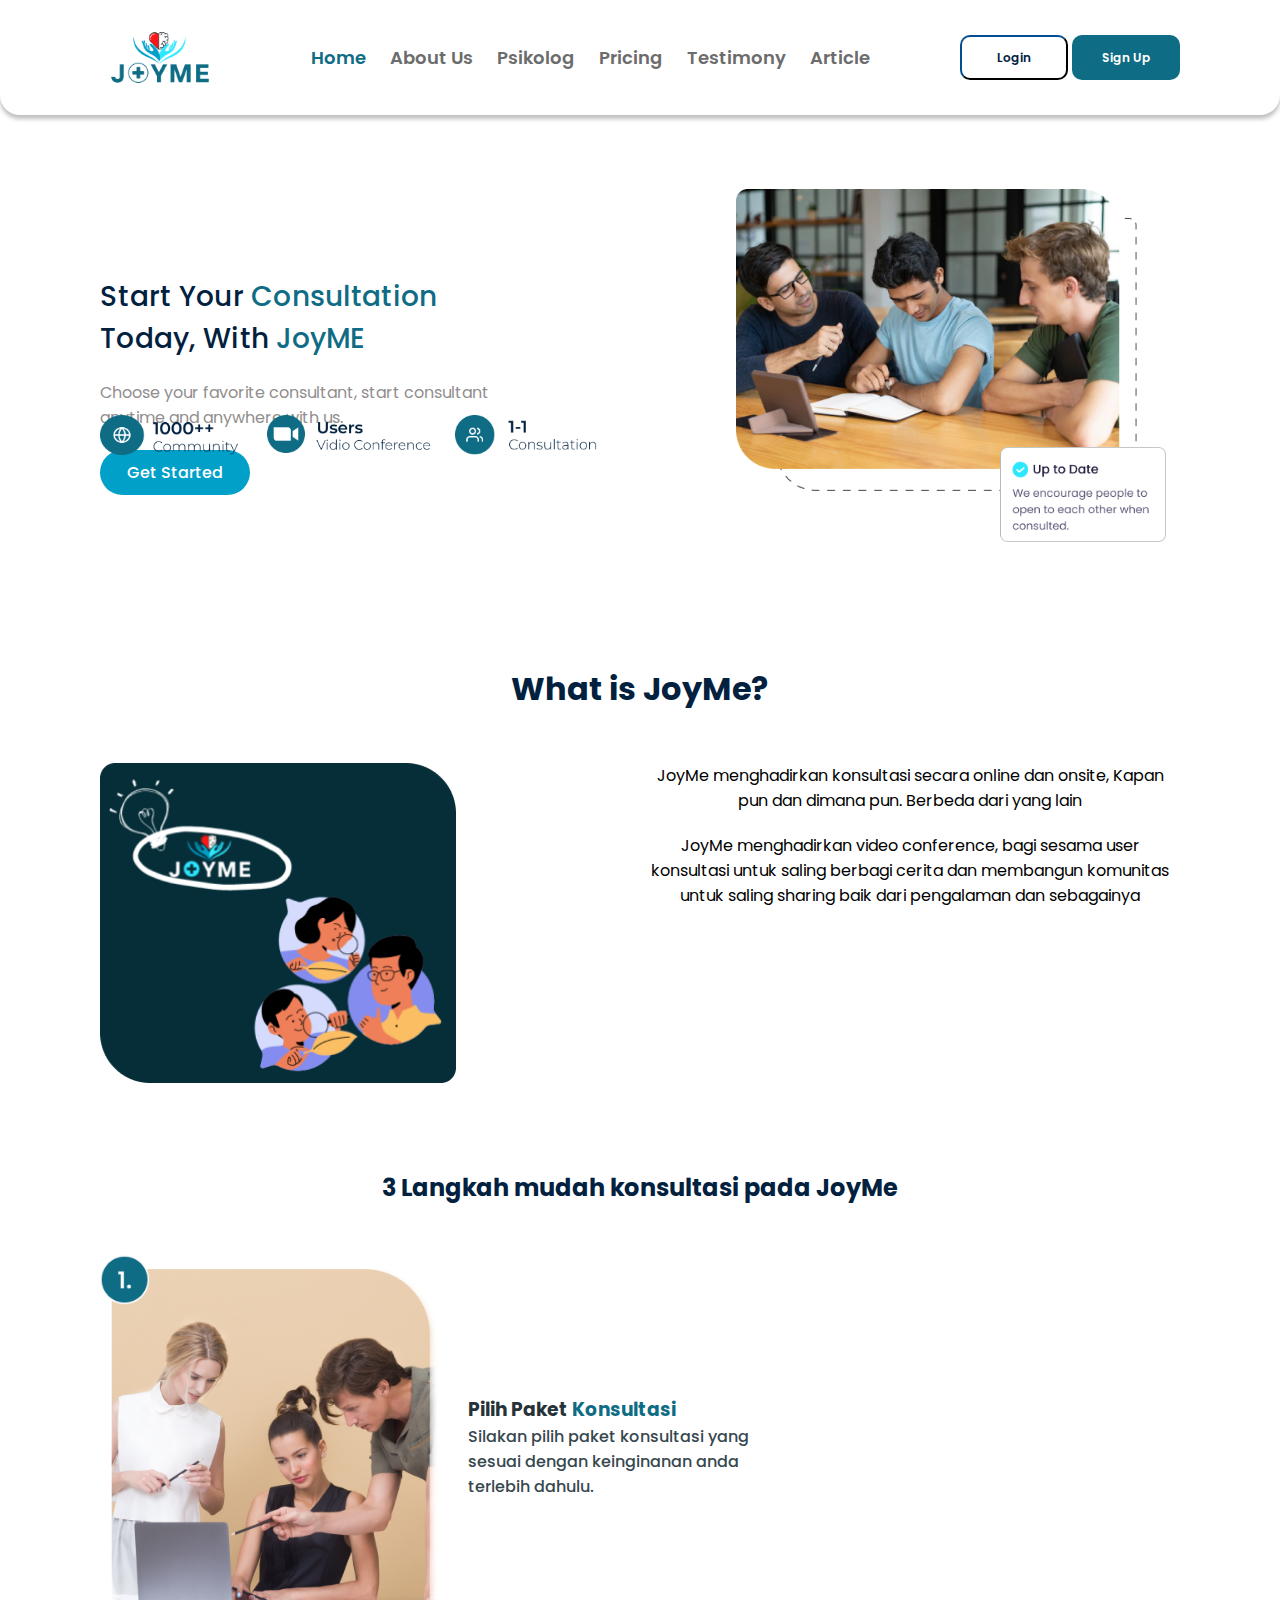
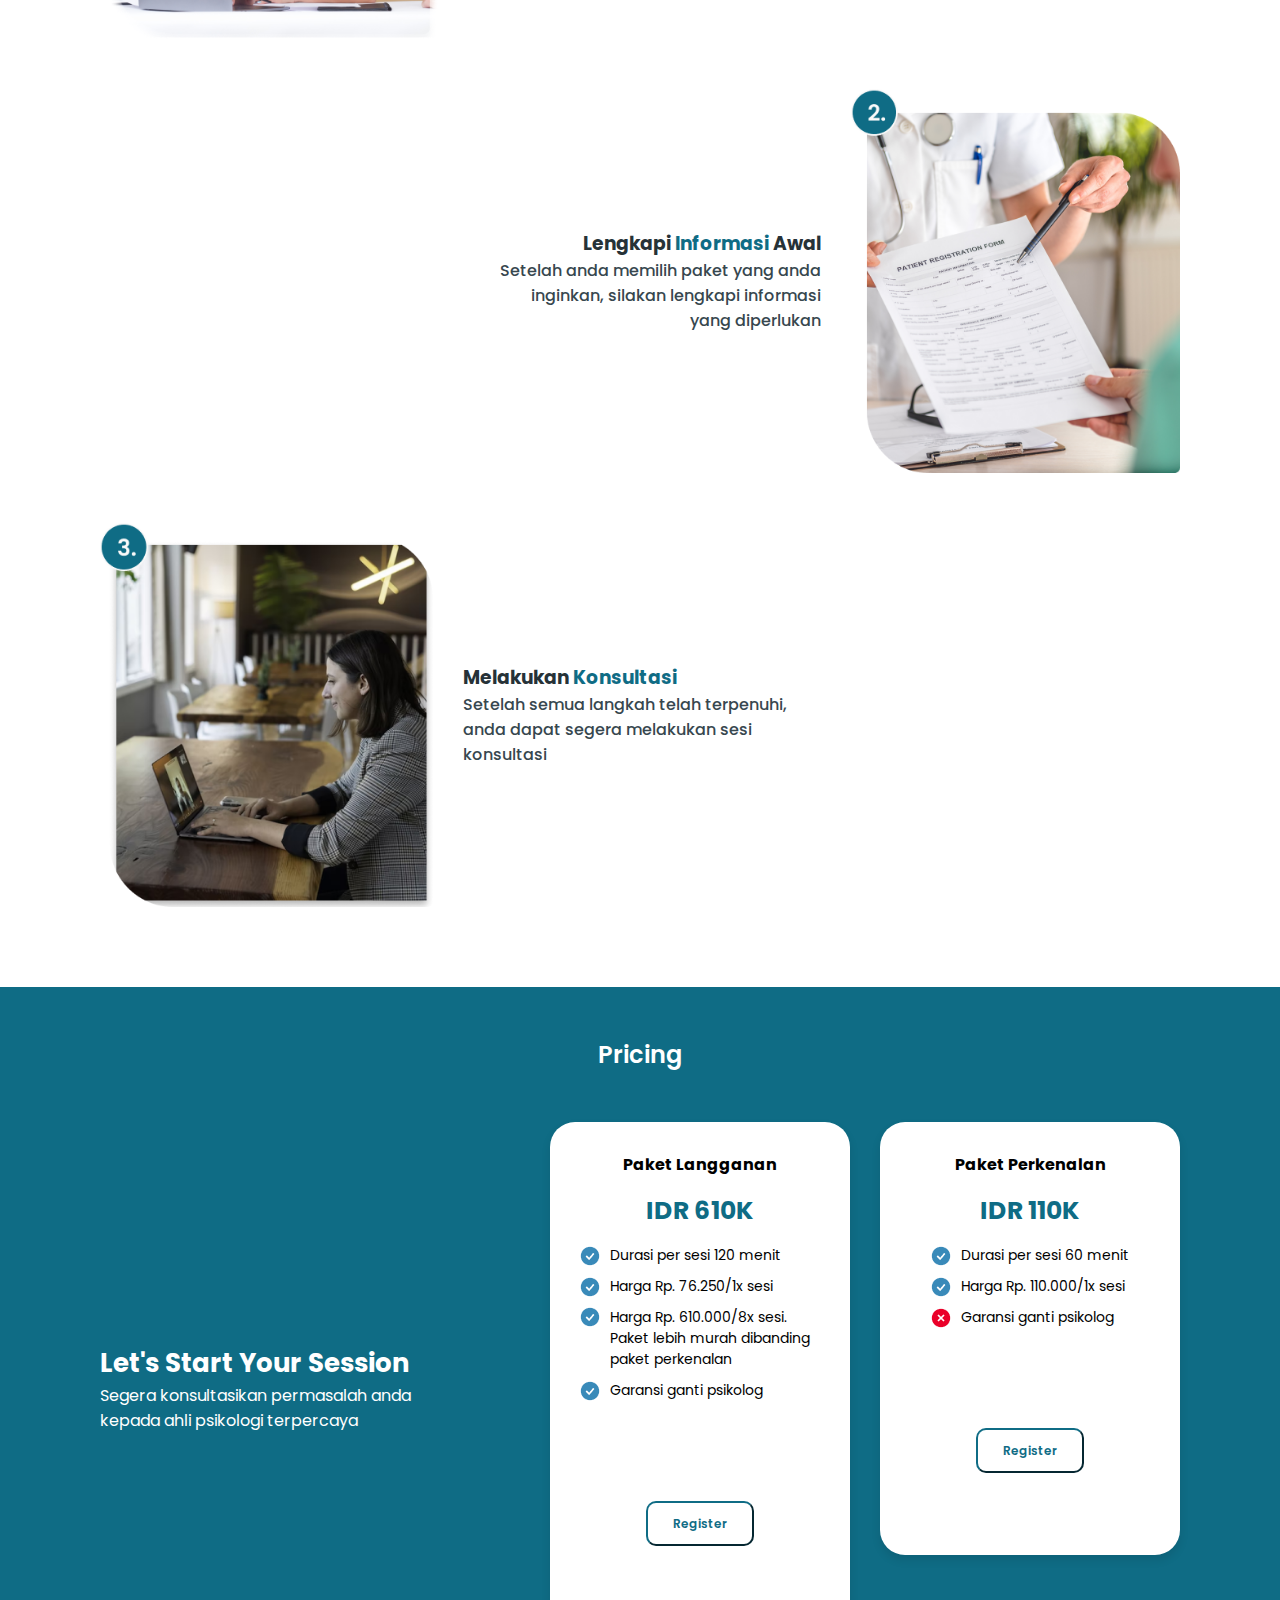
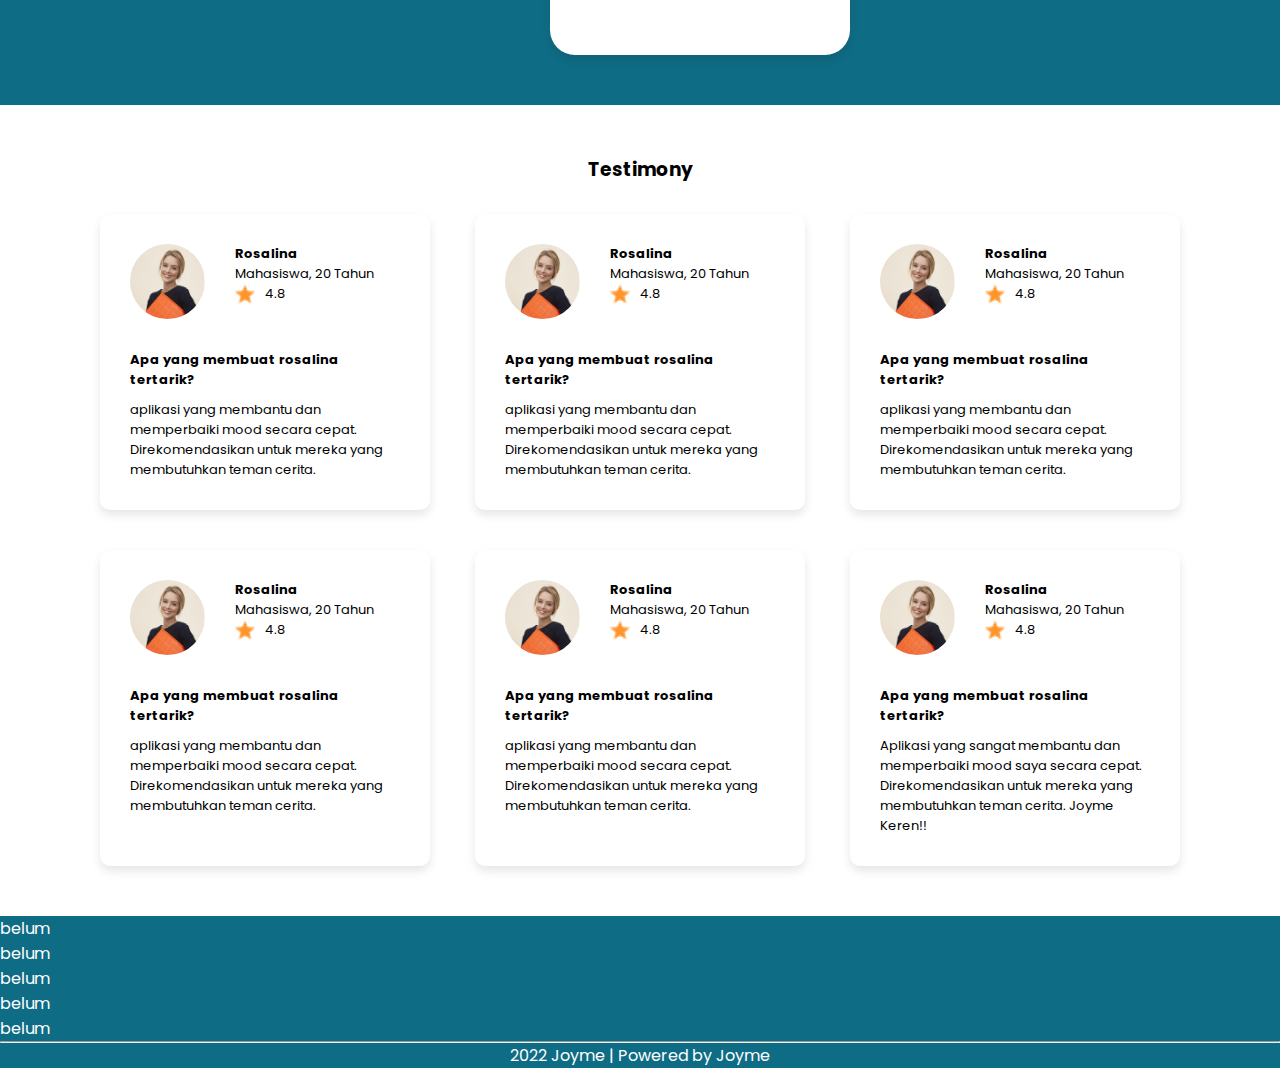
<file: index.html>
<!DOCTYPE html>
<html lang="en">
  <head>
    <meta charset="UTF-8" />
    <meta http-equiv="X-UA-Compatible" content="IE=edge" />
    <meta name="viewport" content="width=device-width, initial-scale=1.0" />
    <link rel="stylesheet" href="assets/style.css" />
    <link rel="preconnect" href="https://fonts.googleapis.com" />
    <link rel="preconnect" href="https://fonts.gstatic.com" crossorigin />
    <!-- <link
      href="https://fonts.googleapis.com/css2?family=Poppins:ital,wght@0,100;0,300;0,400;0,500;0,600;0,700;1,400&display=swap"
      rel="stylesheet"
    /> -->
    <title>JoyMe</title>
  </head>

  <body>
    <header class="navbar">
      <img class="logo" src="assets/img/Logo.png" alt="JoyMe" />
      <nav>
        <ul>
          <li><a href="#home" style="color: #0f6c85">Home</a></li>
          <li><a href="#about-us">About Us</a></li>
          <li><a href="#psikolog">Psikolog</a></li>
          <li><a href="#pricing">Pricing</a></li>
          <li><a href="#testimony">Testimony</a></li>
          <li><a href="#article">Article</a></li>
        </ul>
      </nav>
      <div class="button">
        <button class="login">Login</button>
        <button class="sign-up">Sign Up</button>
      </div>
    </header>
    <main>
      <section class="home-main">
        <div class="home-headline">
          <div class="home-desc">
            <div class="headline-text">
              <h1>Start Your <span>Consultation</span></h1>
              <h1>Today, With <span>JoyME</span></h1>
            </div>

            <p>
              Choose your favorite consultant, start consultant anytime and
              anywhere with us.
            </p>
            <button>Get Started</button>
          </div>
          <div class="home-service" style="margin-top: -100px">
            <img src="/assets/img/community.png" alt="Community" />
            <img src="/assets/img/video.png" alt="Video Consultation" />
            <img src="/assets/img/consultation.png" alt="Consultation" />
          </div>
        </div>
        <div class="home-image">
          <img src="/assets/img/home-image.png" alt="Image-home" />
        </div>
      </section>
      <section class="about-us">
        <div class="about-desc">
          <h1>What is JoyMe?</h1>
          <div class="about-desc-content">
            <div class="about-image">
              <img src="/assets/img/joyme-desc.png" alt="JoyMe" />
            </div>

            <div class="description">
              <p>
                JoyMe menghadirkan konsultasi secara online dan onsite, Kapan
                pun dan dimana pun. Berbeda dari yang lain
              </p>
              <p>
                JoyMe menghadirkan video conference, bagi sesama user konsultasi
                untuk saling berbagi cerita dan membangun komunitas untuk saling
                sharing baik dari pengalaman dan sebagainya
              </p>
            </div>
          </div>
        </div>
      </section>

      <section class="step">
        <h2>3 Langkah mudah konsultasi pada JoyMe</h2>
        <div class="about-step">
          <div class="step1">
            <img src="/assets/img/step1.png" alt="Pilih Paket Konsultasi" />
            <div class="step1-desc">
              <h3>Pilih Paket <span>Konsultasi</span></h3>
              <p>
                Silakan pilih paket konsultasi yang sesuai dengan keinginanan
                anda terlebih dahulu.
              </p>
            </div>
          </div>
          <div class="step2">
            <div class="step2-desc">
              <h3>Lengkapi <span>Informasi</span> Awal</h3>
              <p>
                Setelah anda memilih paket yang anda inginkan, silakan lengkapi
                informasi yang diperlukan
              </p>
            </div>
            <img src="/assets/img/step2.png" alt="Pilih Paket Konsultasi" />
          </div>
          <div class="step3">
            <img src="/assets/img/step3.png" alt="Pilih Paket Konsultasi" />
            <div class="step3-desc">
              <h3>Melakukan <span>Konsultasi</span></h3>
              <p>
                Setelah semua langkah telah terpenuhi, anda dapat segera
                melakukan sesi konsultasi
              </p>
            </div>
          </div>
        </div>
      </section>

      <section class="pricing">
        <h2>Pricing</h2>

        <div class="pricing-content">
          <div class="pricing-desc">
            <h3>Let's Start Your Session</h3>
            <p>
              Segera konsultasikan permasalah anda kepada ahli psikologi
              terpercaya
            </p>
          </div>

          <div class="card-content">
            <div class="card-pricing1">
              <h4>Paket Langganan</h4>
              <h3>IDR 610K</h3>
              <div class="list-item">
                <div class="list-card">
                  <img src="/assets/img/check-icon.png" alt="icon" />
                  <p>Durasi per sesi 120 menit</p>
                </div>
                <div class="list-card">
                  <img src="/assets/img/check-icon.png" alt="icon" />
                  <p>Harga Rp. 76.250/1x sesi</p>
                </div>
                <div class="list-card-harga">
                  <img src="/assets/img/check-icon.png" alt="icon" />
                  <p>
                    Harga Rp. 610.000/8x sesi. Paket lebih murah dibanding paket
                    perkenalan
                  </p>
                </div>
                <div class="list-card">
                  <img src="/assets/img/check-icon.png" alt="icon" />
                  <p>Garansi ganti psikolog</p>
                </div>
              </div>
              <button>Register</button>
            </div>
            <div class="card-pricing2">
              <h4>Paket Perkenalan</h4>
              <h3>IDR 110K</h3>
              <div class="list-item">
                <div class="list-card">
                  <img src="/assets/img/check-icon.png" alt="icon" />
                  <p>Durasi per sesi 60 menit</p>
                </div>
                <div class="list-card">
                  <img src="/assets/img/check-icon.png" alt="icon" />
                  <p>Harga Rp. 110.000/1x sesi</p>
                </div>
                <div class="list-card">
                  <img src="/assets/img/x-icon.png" alt="icon" />
                  <p>Garansi ganti psikolog</p>
                </div>
              </div>
              <button>Register</button>
            </div>
          </div>
        </div>
      </section>
      <section class="testimony">
        <h3>Testimony</h3>
        <div class="testimony1">
          <div class="card-testimony">
            <div class="profile">
              <div class="pp">
                <img src="/assets/img/rosalina.png" alt="Rosalina" class="pp" />
              </div>

              <div class="biodata">
                <h4>Rosalina</h4>
                <p>Mahasiswa, 20 Tahun</p>
                <div class="rating">
                  <img src="/assets/img/star.png" alt="rate" />
                  <p>4.8</p>
                </div>
              </div>
            </div>
            <div class="testimony-desc">
              <h4>Apa yang membuat rosalina tertarik?</h4>
              <p>
                aplikasi yang membantu dan memperbaiki mood secara cepat.
                Direkomendasikan untuk mereka yang membutuhkan teman cerita.
              </p>
            </div>
          </div>
          <div class="card-testimony">
            <div class="profile">
              <div class="pp">
                <img src="/assets/img/rosalina.png" alt="Rosalina" class="pp" />
              </div>

              <div class="biodata">
                <h4>Rosalina</h4>
                <p>Mahasiswa, 20 Tahun</p>
                <div class="rating">
                  <img src="/assets/img/star.png" alt="rate" />
                  <p>4.8</p>
                </div>
              </div>
            </div>
            <div class="testimony-desc">
              <h4>Apa yang membuat rosalina tertarik?</h4>
              <p>
                aplikasi yang membantu dan memperbaiki mood secara cepat.
                Direkomendasikan untuk mereka yang membutuhkan teman cerita.
              </p>
            </div>
          </div>
          <div class="card-testimony">
            <div class="profile">
              <div class="pp">
                <img src="/assets/img/rosalina.png" alt="Rosalina" class="pp" />
              </div>

              <div class="biodata">
                <h4>Rosalina</h4>
                <p>Mahasiswa, 20 Tahun</p>
                <div class="rating">
                  <img src="/assets/img/star.png" alt="rate" />
                  <p>4.8</p>
                </div>
              </div>
            </div>
            <div class="testimony-desc">
              <h4>Apa yang membuat rosalina tertarik?</h4>
              <p>
                aplikasi yang membantu dan memperbaiki mood secara cepat.
                Direkomendasikan untuk mereka yang membutuhkan teman cerita.
              </p>
            </div>
          </div>
        </div>
        <div class="testimony2">
          <div class="card-testimony">
            <div class="profile">
              <div class="pp">
                <img src="/assets/img/rosalina.png" alt="Rosalina" class="pp" />
              </div>

              <div class="biodata">
                <h4>Rosalina</h4>
                <p>Mahasiswa, 20 Tahun</p>
                <div class="rating">
                  <img src="/assets/img/star.png" alt="rate" />
                  <p>4.8</p>
                </div>
              </div>
            </div>
            <div class="testimony-desc">
              <h4>Apa yang membuat rosalina tertarik?</h4>
              <p>
                aplikasi yang membantu dan memperbaiki mood secara cepat.
                Direkomendasikan untuk mereka yang membutuhkan teman cerita.
              </p>
            </div>
          </div>
          <div class="card-testimony">
            <div class="profile">
              <div class="pp">
                <img src="/assets/img/rosalina.png" alt="Rosalina" class="pp" />
              </div>

              <div class="biodata">
                <h4>Rosalina</h4>
                <p>Mahasiswa, 20 Tahun</p>
                <div class="rating">
                  <img src="/assets/img/star.png" alt="rate" />
                  <p>4.8</p>
                </div>
              </div>
            </div>
            <div class="testimony-desc">
              <h4>Apa yang membuat rosalina tertarik?</h4>
              <p>
                aplikasi yang membantu dan memperbaiki mood secara cepat.
                Direkomendasikan untuk mereka yang membutuhkan teman cerita.
              </p>
            </div>
          </div>
          <div class="card-testimony">
            <div class="profile">
              <div class="pp">
                <img src="/assets/img/rosalina.png" alt="Rosalina" class="pp" />
              </div>

              <div class="biodata">
                <h4>Rosalina</h4>
                <p>Mahasiswa, 20 Tahun</p>
                <div class="rating">
                  <img src="/assets/img/star.png" alt="rate" />
                  <p>4.8</p>
                </div>
              </div>
            </div>
            <div class="testimony-desc">
              <h4>Apa yang membuat rosalina tertarik?</h4>
              <p>
                Aplikasi yang sangat membantu dan memperbaiki mood saya secara
                cepat. Direkomendasikan untuk mereka yang membutuhkan teman
                cerita. Joyme Keren!!
              </p>
            </div>
          </div>
        </div>
      </section>
    </main>
    <footer>
      <div class="footer-content">
        <!-- this footer has been updated  -->

        <div class="logo">
          <p>belum</p>
        </div>
        <div class="pages">belum</div>
        <div class="service">belum</div>
        <div class="sosmed">belum</div>
        <div class="contact">belum</div>
      </div>
      <div class="copyright">
        <hr />
        <p>2022 Joyme | Powered by Joyme</p>
      </div>
    </footer>
  </body>
</html>
</file>
<file: assets/style.css>
@import url('https://fonts.googleapis.com/css2?family=Poppins:ital,wght@0,100;0,300;0,400;0,500;0,600;0,700;1,400&display=swap');

* {
  margin: 0;
  padding: 0;
  font-family: 'Poppins', sans-serif;
}
/* navbar */
.navbar {
  /* font-family: ; */
  display: flex;
  flex-direction: row;
  align-items: center;
  justify-content: space-between;
  background-color: #ffffff;
  padding: 0 100px;
  height: 115px;
  border-radius: 0px 0px 20px 20px;
  background: #ffffff;
  box-shadow: 0px 4px 4px rgba(0, 0, 0, 0.25);
  /* position: fixed; */
}

.navbar img {
  width: 120px;
}

.navbar .button button {
  width: 108px;
  height: 45px;
  font-size: 12px;
  font-weight: 600;
  line-height: 18px;
  font-style: normal;
  border-radius: 10px;
}

.navbar .login {
  color: #01213f;
  border-color: #01213f;
  background: #ffffff;
}

.navbar .sign-up {
  color: #ffffff;

  border: #0f6c85;
  background: #0f6c85;
}

nav li {
  display: inline;
  list-style-type: none;
  gap: 20px;
  align-content: center;
}
nav a {
  text-decoration: none;
  padding: 10px;
  font-size: 18px;
  font-weight: 600;
  color: #6c6c6c;
}

/* end of navbar */

/* main {
  padding: 0 100px;
} */

/* home*/

.home-main {
  display: flex;
  align-items: center;
  padding: 0 100px;
  height: 500px;
}

.home-desc {
  width: 70%;
}
.home-service {
  display: flex;
  flex-direction: row;
  gap: 20px;
  margin-top: 30px;
}

.home-service img {
  height: 40px;
}

.home-headline {
  justify-content: flex-start;
}

.home-image {
  align-content: center;
  justify-content: flex-end;
}

.home-image img {
  display: flex;
  height: 353px;
}

.home-desc h1 {
  font-style: normal;
  font-weight: 500;
  font-size: 28px;
  letter-spacing: 0.01em;
  color: #01213f;
}

.home-desc .headline-text {
  margin-bottom: 20px;
}

.home-desc h1 span {
  color: #0f6c85;
}
.home-desc p {
  color: #918e8e;
  /* font-size: 22px; */
  margin-bottom: 20px;
}

.home-desc button {
  background: #00a0c8;
  border: #00a0c8;
  border-radius: 47px;
  height: 45px;
  width: 150px;
  font-weight: 500;
  font-size: 16px;
  margin-bottom: 20px;
  text-align: center;

  color: #ffffff;
}

.home-service {
  font-weight: 500;
}
/* end of home */

/* about us */
.about-us {
  margin: 50px 0;
  padding: 0 100px;
}
.about-desc h1 {
  text-align: center;
  margin: 30px 0 50px 0;
  color: #01213f;
}
.about-desc-content {
  display: flex;
}

.about-desc img {
  height: 25vw;
}

.about-image {
  width: 50%;
}

.about-desc-content .description {
  text-align: center;
  width: 50%;
}

.description p {
  margin-bottom: 20px;
}
/* end of about us */

/* continue about us step */

.step {
  margin: 80px 0;
  padding: 0 100px;
}
.step h2 {
  text-align: center;
  color: #01213f;
  margin-bottom: 50px;
}

.about-step .step1 {
  display: flex;
  align-items: center;
  margin-bottom: 50px;
}

.about-step .step1 img {
  margin-right: 30px;
  height: 30vw;
}

.about-step .step1-desc {
  width: 30%;
}

.about-step .step1-desc h3 {
  font-weight: 700;
  /* font-size: 32px; */
  color: #263238;
}
.about-step .step1-desc h3 span {
  color: #0f6c85;
}

.about-step .step1-desc p {
  font-weight: 500;
  color: #37474f;
}
/* step 2 */
.about-step .step2 {
  display: flex;
  align-items: center;
  justify-content: flex-end;
  margin-bottom: 50px;
}

.about-step .step2 img {
  margin-left: 30px;
  height: 30vw;
}

.about-step .step2-desc {
  width: 30%;
  text-align: right;
}

.about-step .step2-desc h3 {
  font-weight: 700;
  /* font-size: 32px; */
  color: #263238;
}
.about-step .step2-desc h3 span {
  color: #0f6c85;
}
.about-step .step2-desc p {
  font-weight: 500;
  color: #37474f;
}
/* step 3 */
.about-step .step3 {
  display: flex;
  align-items: center;
  margin-bottom: 50px;
}

.about-step .step3 img {
  margin-right: 30px;
  height: 30vw;
}

.about-step .step3-desc {
  width: 30%;
}

.about-step .step3-desc h3 {
  font-weight: 700;
  /* font-size: 32px; */
  color: #263238;
}
.about-step .step3-desc h3 span {
  color: #0f6c85;
}

.about-step .step3-desc p {
  font-weight: 500;
  color: #37474f;
}
/* end of  about us step */

/* Pricing */
.pricing {
  background-color: #0f6c85;
  padding: 50px 100px;
}

.pricing h2 {
  color: #ffffff;
  font-style: normal;
  font-weight: 600;
  text-align: center;
}

.pricing .pricing-content {
  display: flex;
  justify-content: space-between;
  margin-top: 50px;
}

.pricing-desc {
  color: #ffffff;
  width: 30%;
}

.pricing-desc h3 {
  font-style: normal;
  font-weight: 700;
  font-size: 26px;
}

.pricing-desc p {
  font-style: normal;
  font-weight: 400;
}

.pricing-content {
  display: flex;
  align-items: center;
}

.pricing .card-content {
  display: flex;
  align-items: flex-start;
}
.pricing .card-pricing1 {
  background-color: #ffffff;
  width: 240px;
  height: 473px;
  border-radius: 25px;
  background: #ffffff;
  box-shadow: 0px 5px 10px rgba(0, 0, 0, 0.1);
  padding: 30px;
  display: flex;
  flex-direction: column;
  align-items: center;
  margin-right: 30px;
}

.card-pricing1 .list-item {
  display: flex;
  justify-content: flex-start;
  flex-direction: column;
  font-size: 14px;
}
.card-pricing1 .list-card {
  display: flex;
  gap: 10px;
  align-items: center;
  margin-bottom: 10px;
}

.card-pricing1 .list-card-harga {
  display: flex;
  gap: 10px;
  align-items: flex-start;
  margin-bottom: 10px;
}

.card-pricing1 h3 {
  color: #0f6c85;
  margin: 15px 0;
  font-size: 25px;
}

.card-pricing1 .list-card img {
  width: 20px;
  height: 20px;
}

.card-pricing1 button {
  width: 108px;
  height: 45px;
  font-size: 12px;
  font-weight: 600;
  line-height: 18px;
  font-style: normal;
  border-radius: 10px;
  color: #0f6c85;
  border-color: #0f6c85 #0f6c85;
  background: #ffffff;
  margin-top: 90px;
}

/* pricing 2 */
.pricing .card-pricing2 {
  background-color: #ffffff;
  width: 240px;
  height: 373px;
  border-radius: 25px;
  background: #ffffff;
  box-shadow: 0px 5px 10px rgba(0, 0, 0, 0.1);
  padding: 30px;
  display: flex;
  flex-direction: column;
  align-items: center;
}

.card-pricing2 .list-item {
  display: flex;
  justify-content: flex-start;
  flex-direction: column;
  font-size: 14px;
}
.card-pricing2 .list-card {
  display: flex;
  gap: 10px;
  align-items: center;
  margin-bottom: 10px;
}

.card-pricing2 .list-card-harga {
  display: flex;
  gap: 10px;
  align-items: flex-start;
  margin-bottom: 10px;
}

.card-pricing2 h3 {
  color: #0f6c85;
  margin: 15px 0;
  font-size: 25px;
}

.card-pricing2 .list-card img {
  width: 20px;
  height: 20px;
}

.card-pricing2 button {
  width: 108px;
  height: 45px;
  font-size: 12px;
  font-weight: 600;
  line-height: 18px;
  font-style: normal;
  border-radius: 10px;
  color: #0f6c85;
  border-color: #0f6c85 #0f6c85;
  background: #ffffff;
  margin-top: 90px;
}

/* end of pricing */

/* Testimony */
.testimony {
  padding: 50px 100px;
}

.testimony h3 {
  text-align: center;
  margin-bottom: 30px;
}

.testimony .testimony1 {
  display: flex;
  justify-content: space-between;
  margin-bottom: 40px;
}
.testimony .testimony2 {
  display: flex;
  justify-content: space-between;
}
.card-testimony {
  width: 25%;
  background: #ffffff;
  box-shadow: 0px 5px 10px rgba(0, 0, 0, 0.1);
  border-radius: 10px;
  padding: 30px;
  font-size: 13px;
}

.testimony .profile {
  display: flex;
}

.testimony .profile .rating {
  display: flex;
  justify-content: flex-start;
}

.testimony .profile {
  margin-bottom: 25px;
}

.testimony .profile .pp img {
  width: 75px;
  height: 75px;
  border-radius: 100%;
  margin-right: 30px;
}

.testimony .profile .rating img {
  width: 20px;
  height: 20px;
  margin-right: 10px;
}

.testimony .testimony-desc h4 {
  margin-bottom: 10px;
}

/* end of testimony */

/* footer */
footer {
  background: #0f6c85;
  color: #ffffff;
}

footer .coppyright hr {
  width: 90%;
  size: 10px;
  fill: #ffffff;
}
footer .copyright p {
  text-align: center;
}

/*end of footer  */
</file>
